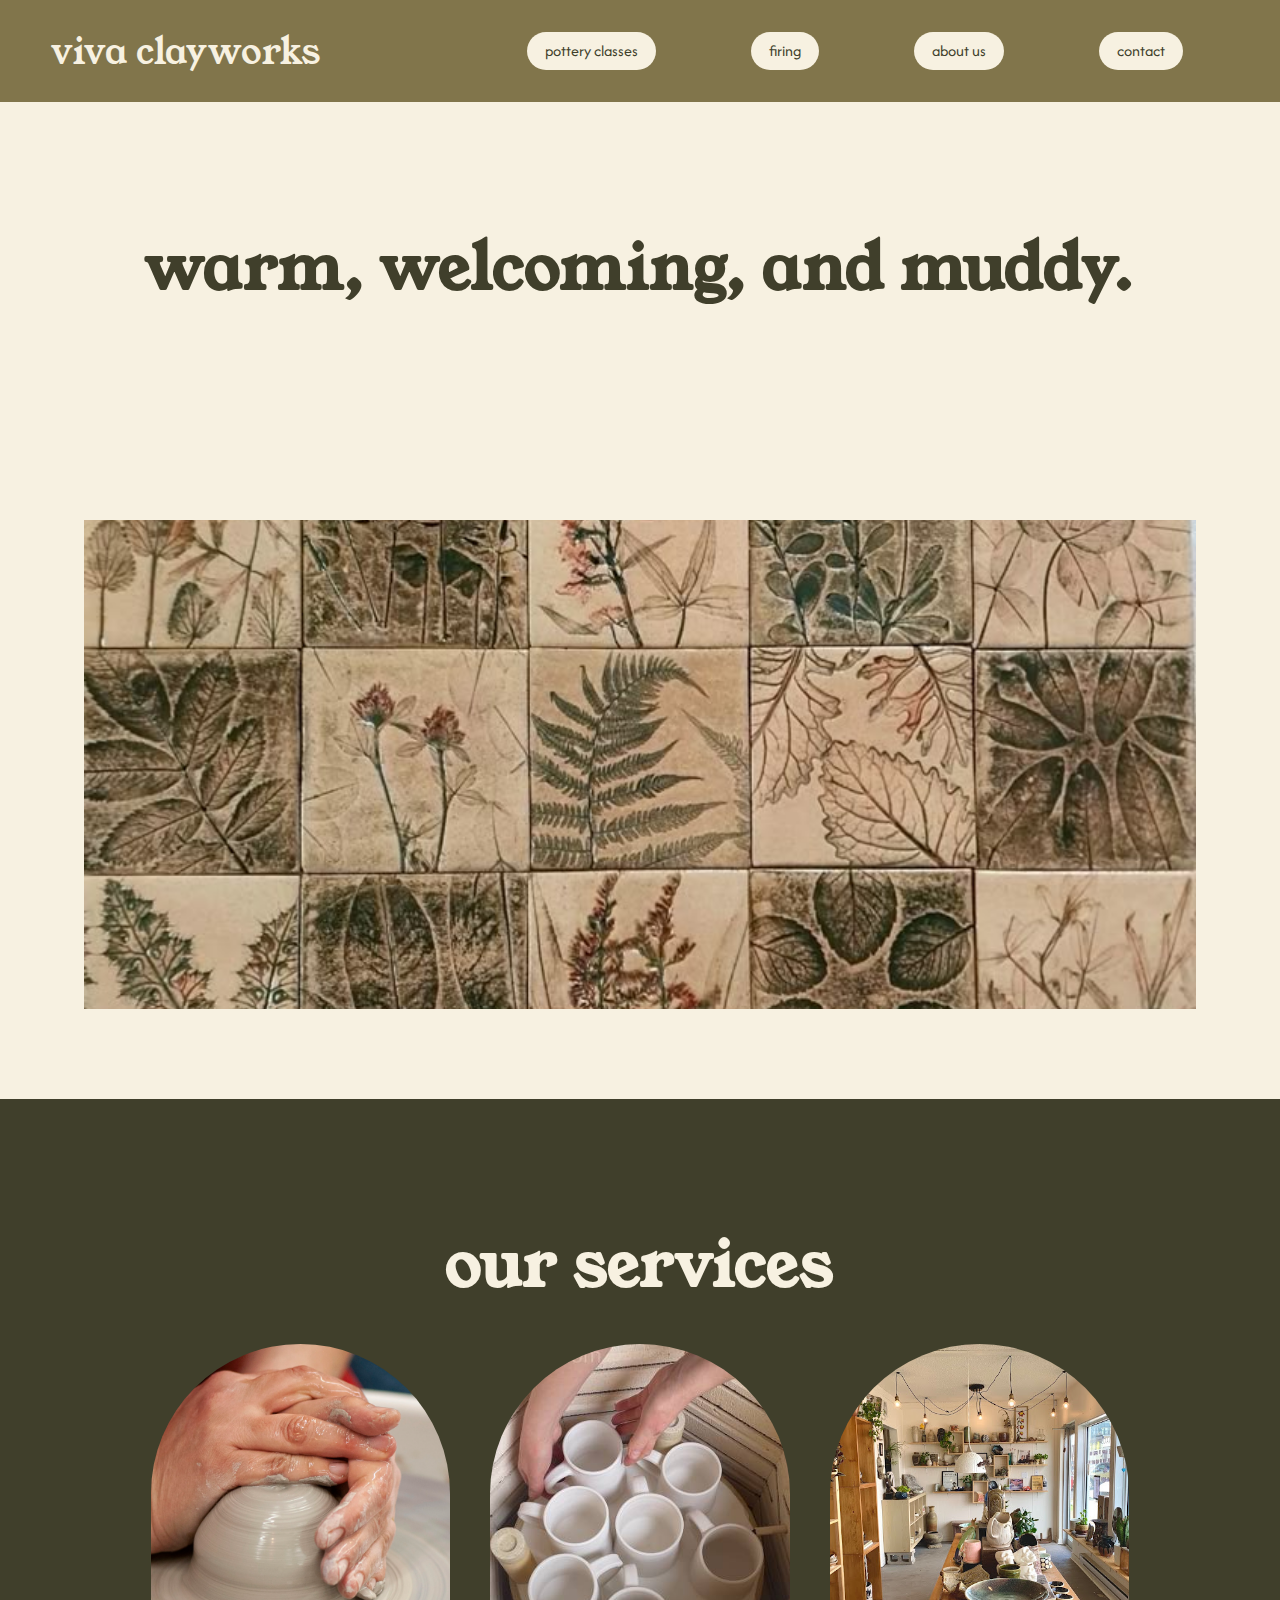
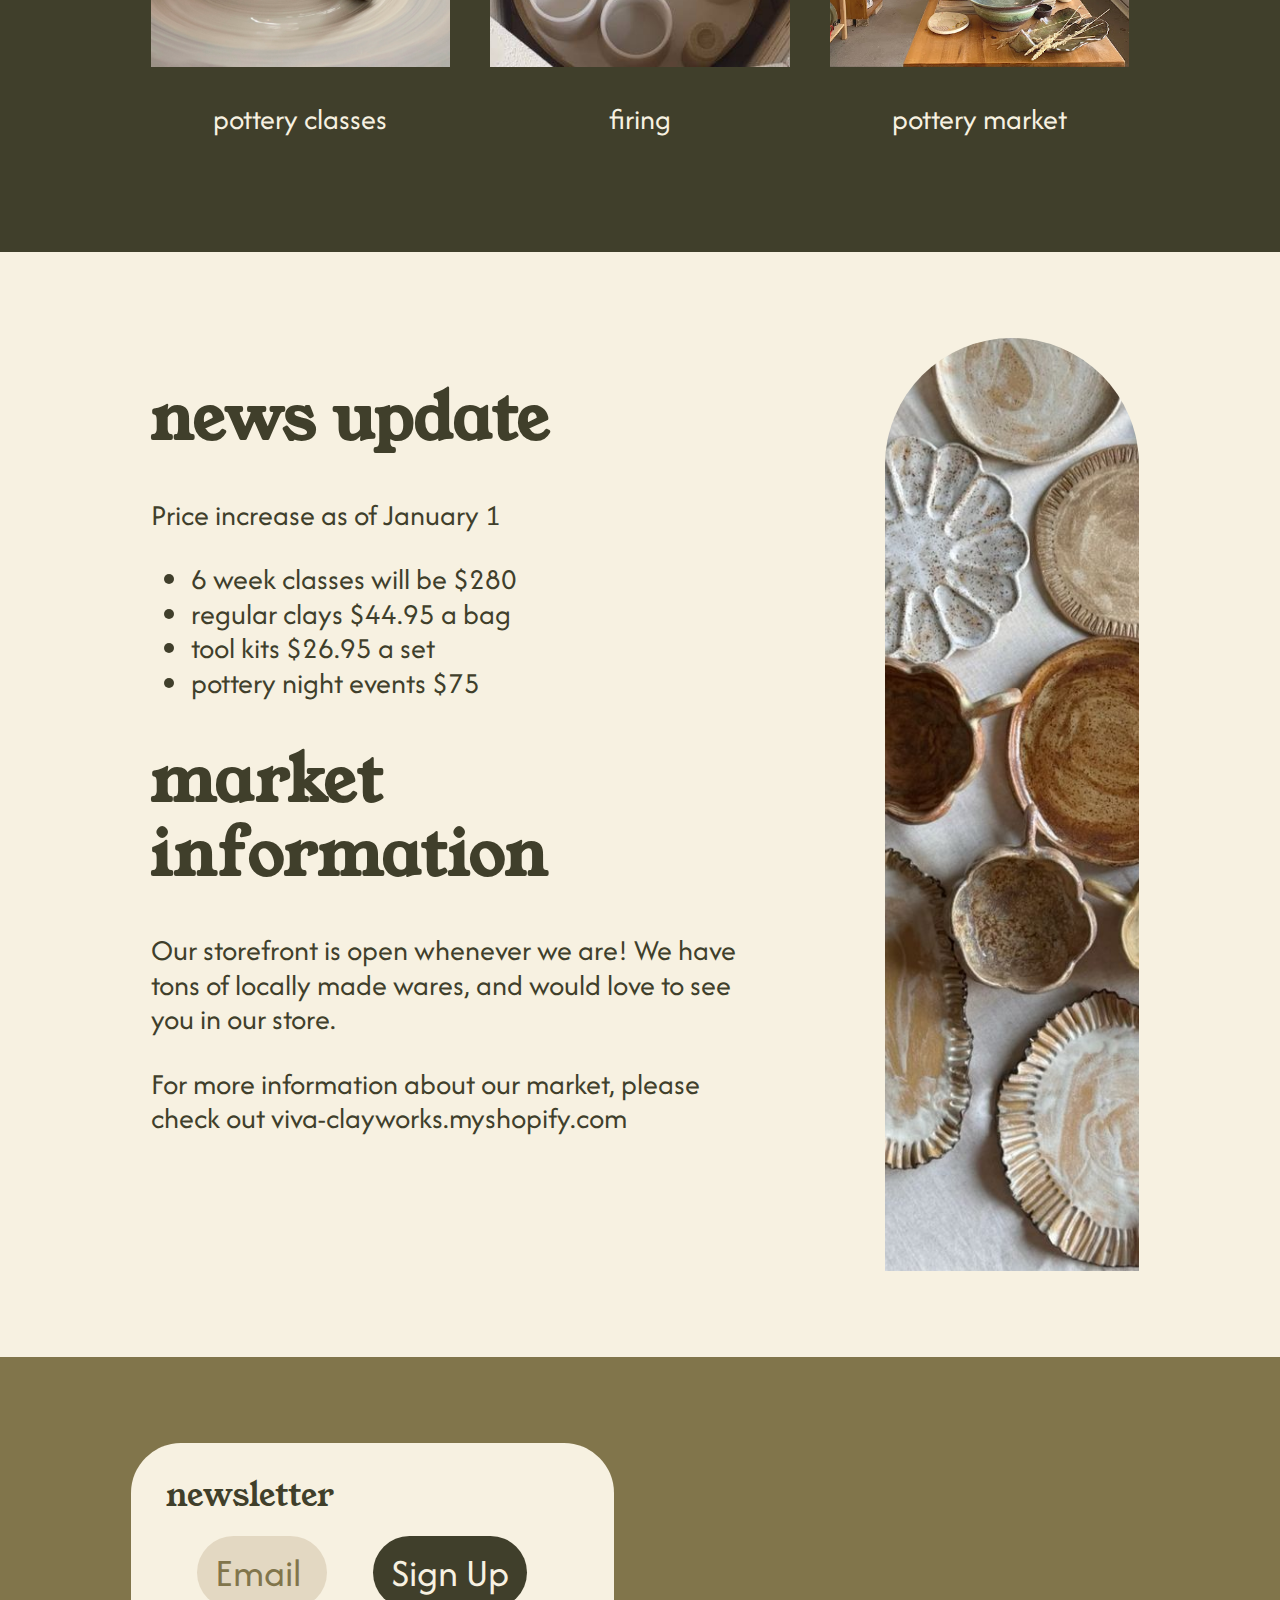
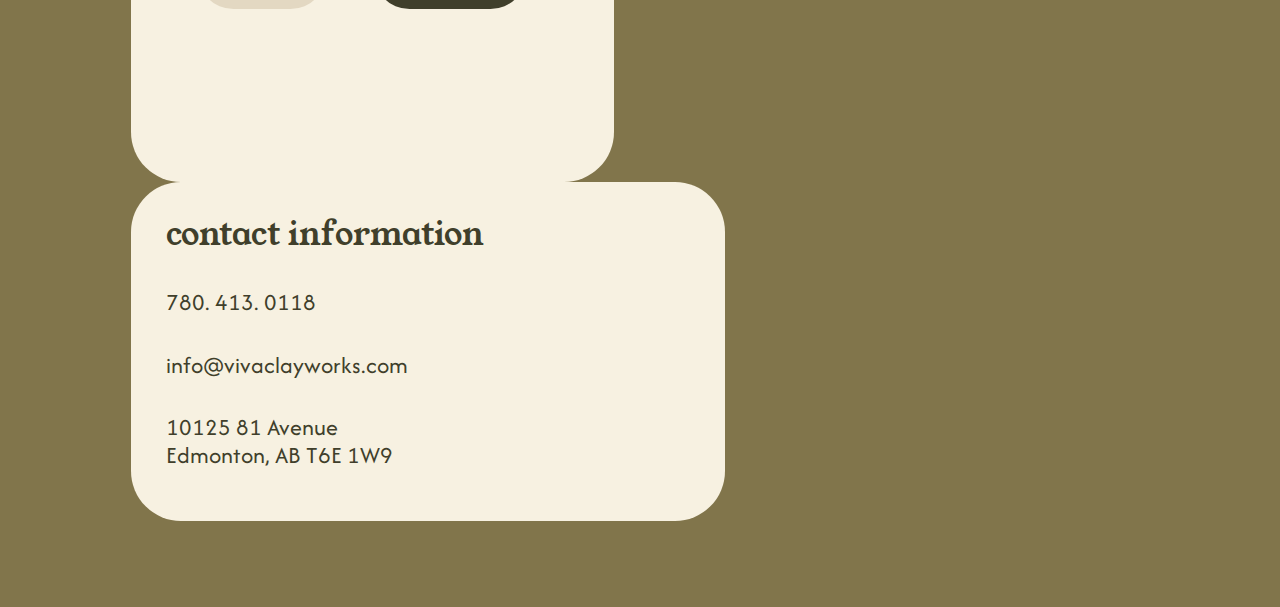
<file: index.html>
<!-- HOME PAGE  -->

<!DOCTYPE HTML>
<html> 
<head> 

	<meta charset="utf-8"> 
	<meta name="viewport" content="width=device-width, initial-scale=1">
	
	<title> Home | Viva Clayworks </title> 

<!-- STYLES  -->
	<link rel="stylesheet" type="text/css" href="normalize.css">
	<link rel="stylesheet" type="text/css" href="styles.css"> 
	<link rel="stylesheet" type="text/css" href="layouts.css"> 

	<style> /*document background*/
		body {background-color: #F7F1E1; /*cream/soft beige*/}
	</style>


<!-- FONTS  -->

	<!-- young serif -->
	<link rel="preconnect" href="https://fonts.googleapis.com">
	<link rel="preconnect" href="https://fonts.gstatic.com" crossorigin>
	<link href="https://fonts.googleapis.com/css2?family=Young+Serif&display=swap" rel="stylesheet">

	<!-- afacad -->
	<link rel="preconnect" href="https://fonts.googleapis.com">
	<link rel="preconnect" href="https://fonts.gstatic.com" crossorigin>
	<link href="https://fonts.googleapis.com/css2?family=Afacad:ital,wght@0,400..700;1,400..700&family=Young+Serif&display=swap" rel="stylesheet">

</head> 


<body> 

<!-- NAVIGATION BAR -->
<header style="background-color:#81754B;"> 
		
	<div class="nav-wrap"><!-- nav wrap begins -->
		<div> 
			
			<a href="index.html" class="logo"> viva clayworks </a>
			<!-- <h1 class="logo"> viva clayworks </h1> -->
		</div>

		<div> 
			<nav> 
				<ul>
					<a href="potteryclasses.html" class="button">pottery classes</a>
					<a href="firing.html" class="button">firing</a>
					<a href="aboutus.html" class="button">about us</a>
					<a href="#visit" class="button">contact</a>
				</ul>
			</nav>
		</div>
	</div> <!-- nav wrap ends -->

</header>
<!-- NAVIGATION BAR | END  -->

<main> 

<!-- HERO  / IMAGE -->
<section class="position-relative">
	<div class="container">
		<div class="row row-justify-center">
			<div class="col-lg-12">
				<h1 style="text-align-center"> warm, welcoming, and muddy. </h1>
			</div>
		</div>

	</div>
</section> 
<!-- HERO / IMAGE | END  -->


<!-- IMAGE --> 
<section>
	<div class="position-relative">
			<img src="images/hero.jpg" class="image-style-hero">
	</div>

</section>
<!-- IMAGE | END --> 


<!-- OUR SERVICES  -->
<section class="background-green">
	<div class="container">
		<div class="row row-justify-center">
			<div class="col col-lg-12">
				<h1 class="alternative-h1 text-align-center"> our services </h1>
			</div>
		</div>

		<div class="row">

			<div class="col col-lg-4 text-align-center">
				<img src="images/potteryclasses.webp" class="card-image">
				<p class="text-align-center body-beige"> pottery classes </p>
			</div>

			<div class="col col-lg-4 text-align-center">
				<img src="images/firing.jpg" class="card-image">
				<p class="text-align-center body-beige"> firing </p>
			</div>

			<div class="col col-lg-4 text-align-center">
				<img src="images/market.jpg" class="card-image">
				<p class="text-align-center body-beige"> pottery market </p>
			</div>


		</div>

	</div>
</section>
<!-- OUR SERVICES | END  -->


<!-- NEWS UPDATE  -->
<section> 
	<div class="container">

		<div class="row">

		
					<div class="col col-lg-7">
						<h1> news update </h1>
							<p class="body-bold"> Price increase as of January 1</p> 
							<ul> 
								<li> 6 week classes will be $280 </li>
								<li> regular clays $44.95 a bag </li>
								<li> tool kits $26.95 a set </li>
								<li> pottery night events $75 </li>
							</ul>
					

						<h1> market information </h1>
							<p> Our storefront is open whenever we are! We have tons of locally made wares, and would love to see you in our store.</p> 
							<p> For more information about our market, please check out viva-clayworks.myshopify.com</p>
					</div>

	
				<div class="col col-lg-3">
					<img src="images/newsupdate.jpg" class="long-card-image"> 
				</div>

		</div>


	</div>
</section>
<!-- NEWS UPDATE | END  -->

</main>

<!-- FOOTER  -->

<footer style="background-color:#81754B;">
	<section>
		<div class="container"> 

			<div class="row row-justify-between"> 

				<div class="footer-box-small"> 
					<p class="footer-header"> newsletter </p>

						<div class="col"> 
							<a href="#visit" class="email-button"> Email </a>
							<a href="#visit" class="sign-up"> Sign Up </a>
						</div>
				</div>

					<div class="footer-box-large col-lg-7"> 
							<p class="footer-header"> contact information </p>
							<p class="footer-body"> 780. 413. 0118</p>
							<p class="footer-body"> info@vivaclayworks.com</p>
							<p class="footer-body"> 10125 81 Avenue <br> Edmonton, AB T6E 1W9</p>
					</div>

			</div>

		</div>
	</section>
</footer>

<!-- FOOTER | END -->


<!-- END | DO NOT EXCEED -->
</body> 
</html>
</file>
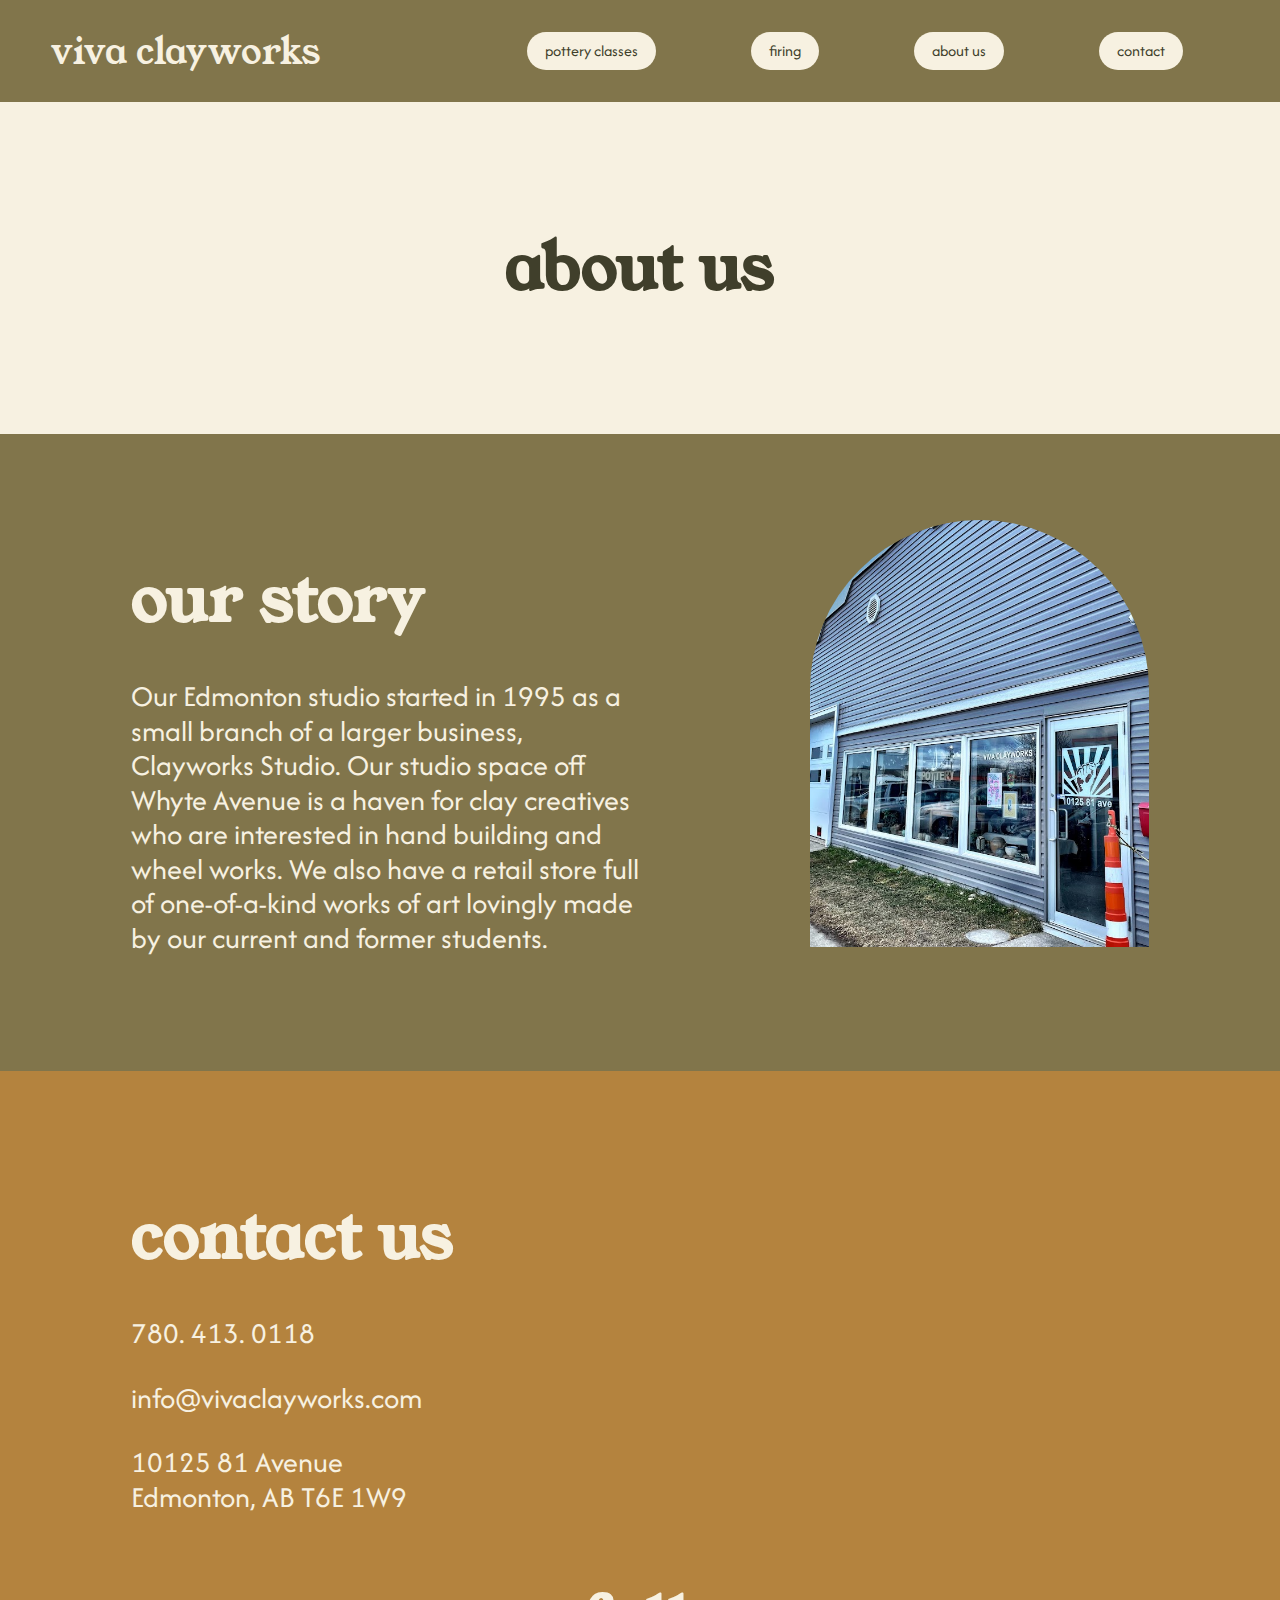
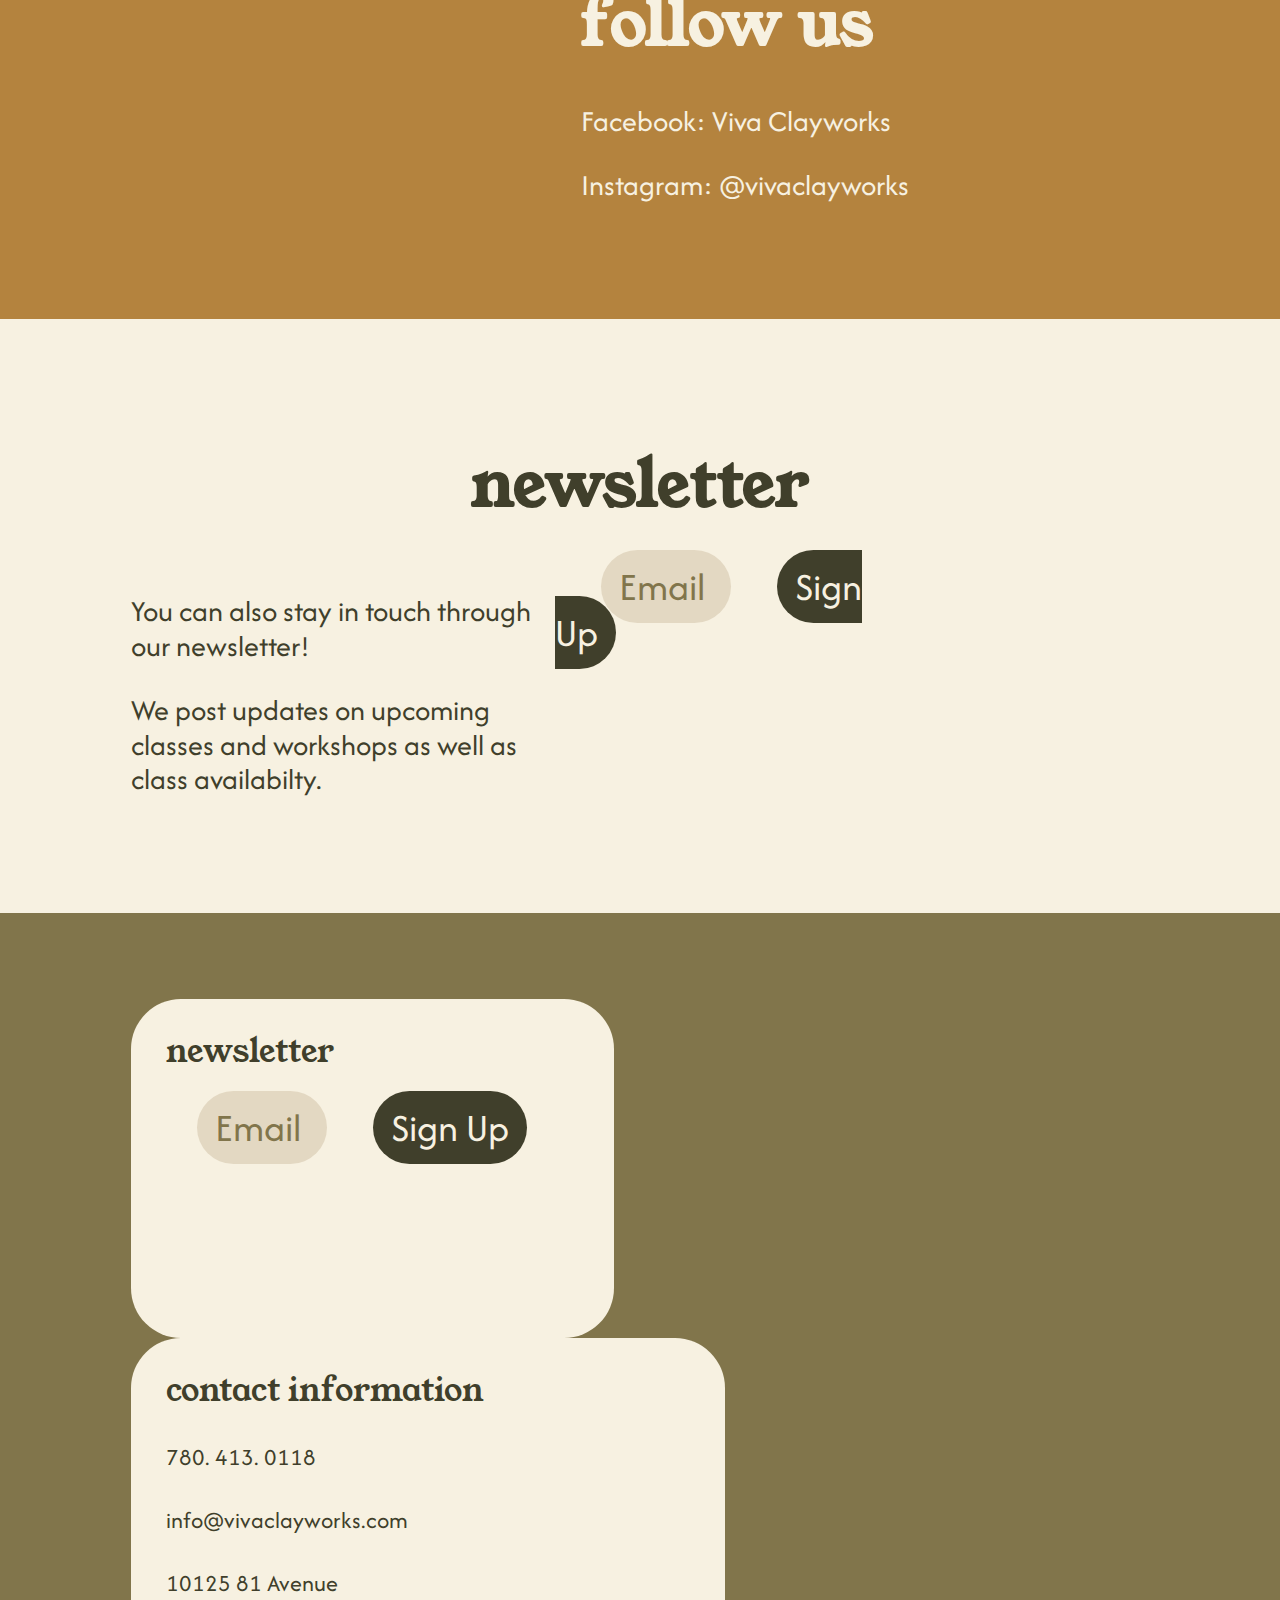
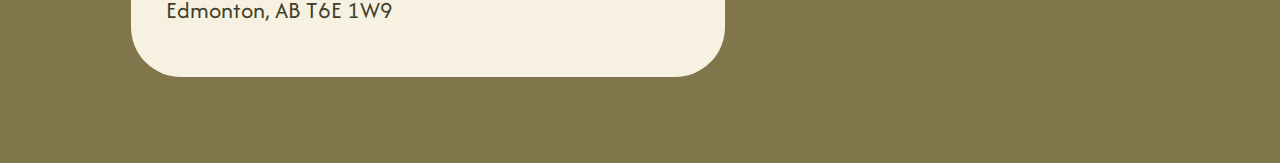
<file: aboutus.html>
<!-- ABOUT PAGE -->  

<!DOCTYPE HTML>
<html> 
<head> 

	<meta charset="utf-8"> 
	<meta name="viewport" content="width=device-width, initial-scale=1">
	
	<title> About Us | Viva Clayworks </title> 

<!-- STYLES  -->
	<link rel="stylesheet" type="text/css" href="normalize.css">
	<link rel="stylesheet" type="text/css" href="styles.css"> 
	<link rel="stylesheet" type="text/css" href="layouts.css">

	<style> /*document background*/
		body {background-color: #F7F1E1; /*cream/soft beige*/}
	</style>


<!-- FONTS  -->

	<!-- young serif -->
	<link rel="preconnect" href="https://fonts.googleapis.com">
	<link rel="preconnect" href="https://fonts.gstatic.com" crossorigin>
	<link href="https://fonts.googleapis.com/css2?family=Young+Serif&display=swap" rel="stylesheet">

	<!-- afacad -->
	<link rel="preconnect" href="https://fonts.googleapis.com">
	<link rel="preconnect" href="https://fonts.gstatic.com" crossorigin>
	<link href="https://fonts.googleapis.com/css2?family=Afacad:ital,wght@0,400..700;1,400..700&family=Young+Serif&display=swap" rel="stylesheet">

</head> 

<body> 


<!-- NAVIGATION BAR -->
<header style="background-color:#81754B;"> 
		
	<div class="nav-wrap"><!-- nav wrap begins -->
		<div> 
			<a href="index.html" class="logo"> viva clayworks </a>
			<!-- <h1 class="logo"> viva clayworks </h1> -->
		</div>

		<div> 
			<nav> 
				<ul>
					<a href="potteryclasses.html" class="button">pottery classes</a>
					<a href="firing.html" class="button">firing</a>
					<a href="aboutus.html" class="button">about us</a>
					<a href="#visit" class="button">contact</a>
				</ul>
			</nav>
		</div>
	</div> <!-- nav wrap ends -->

</header>
<!-- NAVIGATION BAR | END  -->


<!-- HERO -->
<section class="position-relative">
	<div class="container">
		<div class="row row-justify-center">

			<div class="col-lg-12">
				<h1 style="text-align-center"> about us </h1>
			</div>
		</div>

	</div>
</section> 
<!-- HERO -->


<!-- OUR STORY  -->
<section class="background-olive">
	<div class="container">

		<div class="row row-justify-between">

			<div class="col-lg-6">
				<h1 class="alternative-h1"> our story</h1>
				<p class="body-beige"> Our Edmonton studio started in 1995 as a small branch of a larger business, Clayworks Studio. Our studio space off Whyte Avenue is a haven for clay creatives who are interested in hand building and wheel works. We also have a retail store full of one-of-a-kind works of art lovingly made by our current and former students.</p>
			</div>

			<div class="col-lg-4"> 

				<img src="images/store.jpg" class="card-image-large">

			</div>

		</div>
	
	</div>
</section>
<!-- OUR STORY | END  -->


<!-- CONTACT / FOLLOW --> 
<section class="background-gold">
	<div class="container">

		<div class="row"> 

			<div class="col-lg-4" >
				<h1 class="alternative-h1"> contact us </h1>
				<p class="body-beige"> 780. 413. 0118</p>
				<p class="body-beige"> info@vivaclayworks.com </p>
				<p class="body-beige"> 10125 81 Avenue <br> Edmonton, AB T6E 1W9 </p>


			</div>

			<div class="col-lg-4" style="margin-left: 450px;"> 
				<h1 class="alternative-h1"> follow us </h1>
				<p class="body-beige"> Facebook: Viva Clayworks </p>
				<p class="body-beige"> Instagram: @vivaclayworks </p>
			</div>

		</div>

	</div>
</section>
<!-- CONTANCT / FOLLOW | END --> 


<!-- NEWSLETTER --> 
<section class="position-relative">
	<div class="container">
		<div class="row row-justify-center">

			<div class="col-lg-12">
				<h1 style="text-align-center"> newsletter </h1>
			</div>
		</div>

		<div class="row"> 

			<div class="col-lg-5"> 
				<p> You can also stay in touch through our newsletter!</p>
				<p> We post updates on upcoming classes and workshops as well as class availabilty.</p>
			</div>

			<div class="col-lg-4"> 
				<a href="#visit" class="email-button"> Email </a>
				<a href="#visit" class="sign-up"> Sign Up </a>

			</div>

		</div>

	</div>
</section>
<!-- NEWSLETTER | END --> 


<!-- FOOTER --> 

<footer style="background-color:#81754B;">
	<section>
		<div class="container"> 

			<div class="row row-justify-between"> 

				<div class="footer-box-small"> 
					<p class="footer-header"> newsletter </p>

						<div class="col"> 
							<a href="#visit" class="email-button"> Email </a>
							<a href="#visit" class="sign-up"> Sign Up </a>
						</div>
				</div>

					<div class="footer-box-large col-lg-7"> 
							<p class="footer-header"> contact information </p>
							<p class="footer-body"> 780. 413. 0118</p>
							<p class="footer-body"> info@vivaclayworks.com</p>
							<p class="footer-body"> 10125 81 Avenue <br> Edmonton, AB T6E 1W9</p>
					</div>

			</div>

		</div>
	</section>
</footer>

<!-- FOOTER | END --> 


<!-- END | DO NOT EXCEED -->
</body>
</html>
</file>
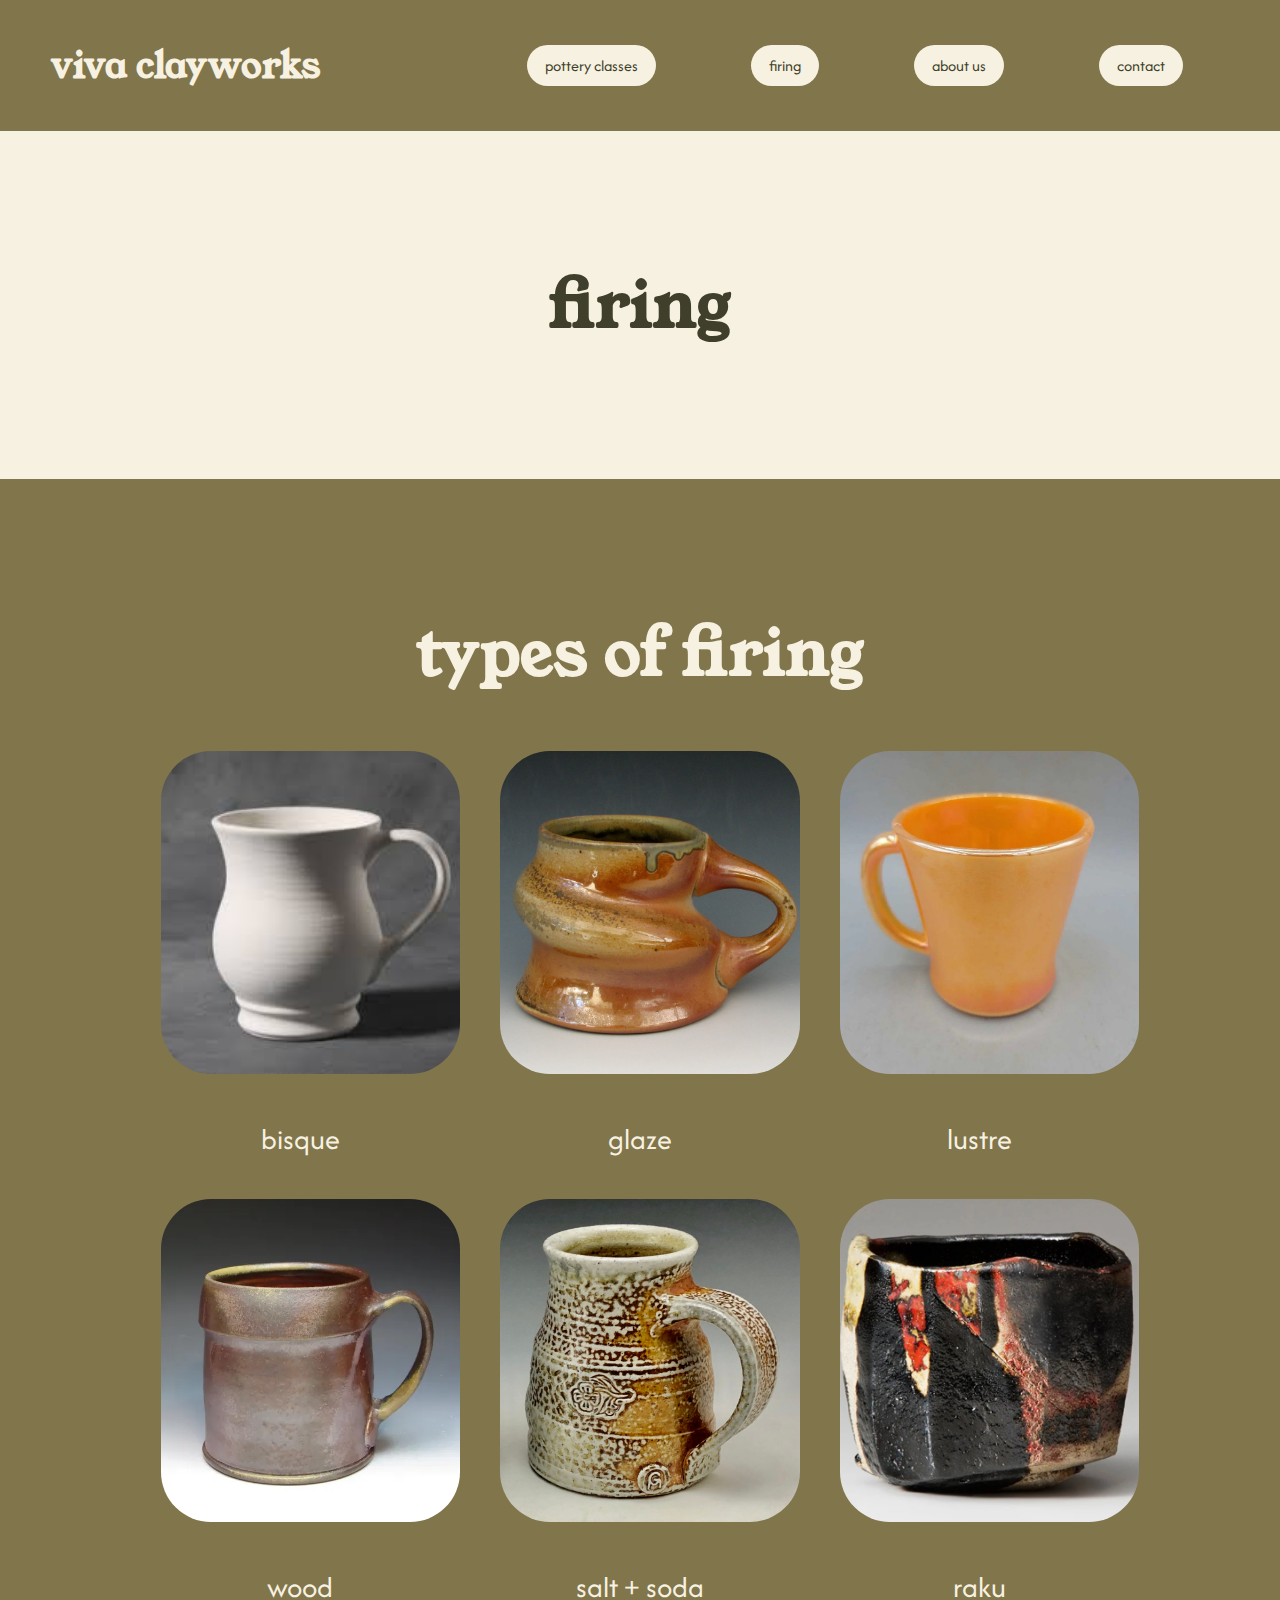
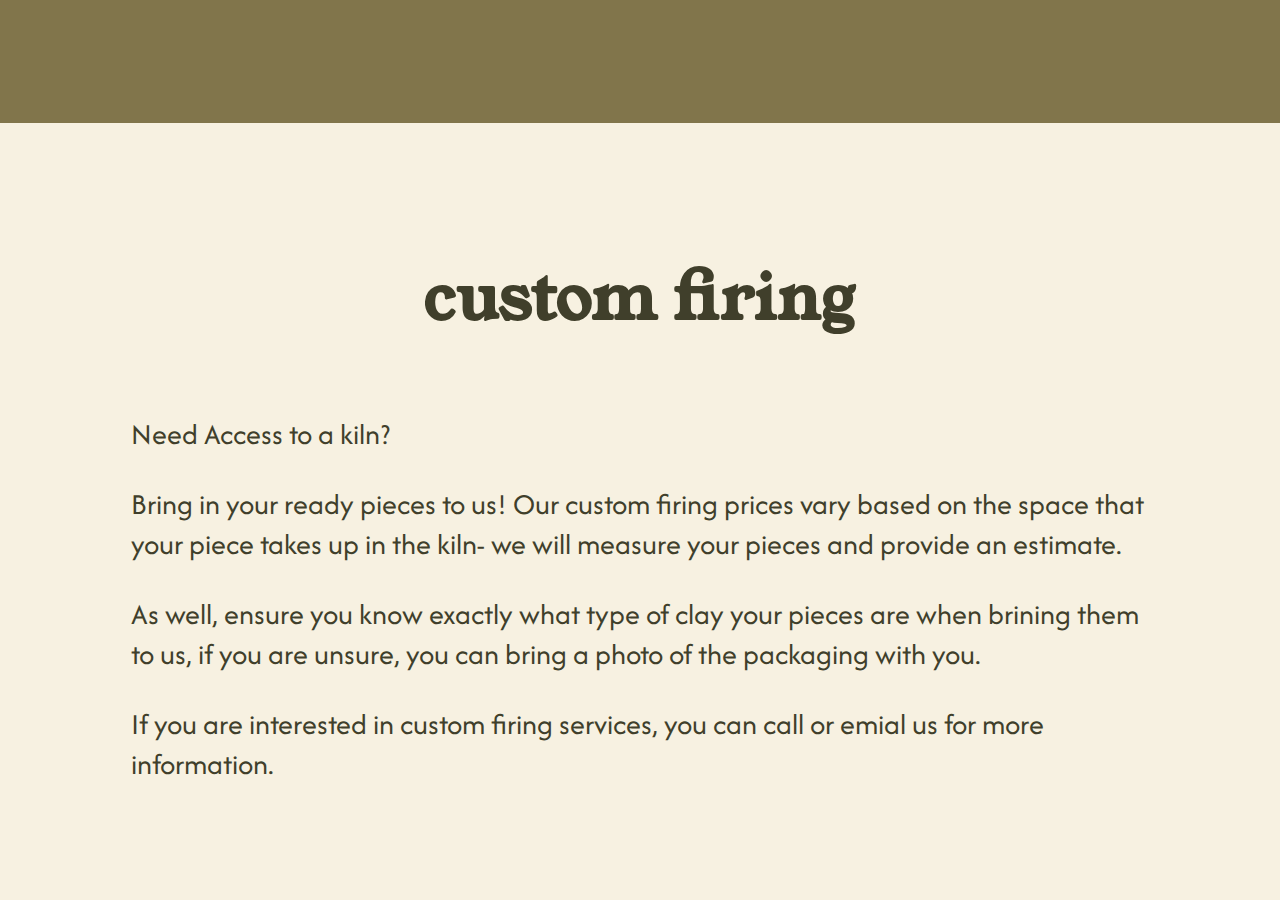
<file: firing.html>
<!-- FIRING --> 

<!DOCTYPE HTML>
<html> 
<head> 

	<meta charset="utf-8"> 
	<meta name="viewport" content="width=device-width, initial-scale=1">
	
	<title> Firing | Viva Clayworks </title> 

<!-- STYLES  -->
	<link rel="stylesheet" type="text/css" href="styles.css"> 
	<link rel="stylesheet" type="text/css" href="layouts.css">

	<style> /*document background*/
		body {background-color: #F7F1E1; /*cream/soft beige*/}
	</style>


<!-- FONTS  -->

	<!-- young serif -->
	<link rel="preconnect" href="https://fonts.googleapis.com">
	<link rel="preconnect" href="https://fonts.gstatic.com" crossorigin>
	<link href="https://fonts.googleapis.com/css2?family=Young+Serif&display=swap" rel="stylesheet">

	<!-- afacad -->
	<link rel="preconnect" href="https://fonts.googleapis.com">
	<link rel="preconnect" href="https://fonts.gstatic.com" crossorigin>
	<link href="https://fonts.googleapis.com/css2?family=Afacad:ital,wght@0,400..700;1,400..700&family=Young+Serif&display=swap" rel="stylesheet">

</head> 

<body> 


<!-- NAVIGATION BAR -->
<header style="background-color:#81754B;"> 
		
	<div class="nav-wrap"><!-- nav wrap begins -->
		<div> 
			<h1 class="logo"> viva clayworks </h1>
		</div>

		<div> 
			<nav> 
				<ul>
					<a href="#visit" class="button">pottery classes</a>
					<a href="#visit" class="button">firing</a>
					<a href="#visit" class="button">about us</a>
					<a href="#visit" class="button">contact</a>
				</ul>
			</nav>
		</div>
	</div> <!-- nav wrap ends -->

</header>
<!-- NAVIGATION BAR | END  -->

<!-- HERO -->
<section class="position-relative">
	<div class="container">
		<div class="row row-justify-center">

			<div class="col-lg-12">
				<h1 style="text-align-center"> firing </h1>
			</div>

		</div>
	</div>
</section> 
<!-- HERO | END  -->


<!-- TYPES OF FIRING  -->
<section class="background-olive position-relative"> 
	<div class="container">
		<div class="row row-justify-center">

			<div class="col-lg-12">
				<h1 class="alternative-h1" style="text-align-center"> types of firing </h1>
			</div>
		</div>

			<div class="row row-justify-center">
					<div class="col col-lg-4 text-align-center"> 
						<img src="images/bisque.jpg" class="box-images-firing">
						<p class="text-align-center body-beige"> bisque </p>
					</div>

					<div class="col col-lg-4 text-align-center"> 
						<img src="images/glaze.webp" class="box-images-firing">
						<p class="text-align-center body-beige"> glaze </p>
					</div>

					<div class="col col-lg-4 text-align-center"> 
						<img src="images/lustre.webp" class="box-images-firing">
						<p class="text-align-center body-beige"> lustre </p>
					</div>

			</div>

				<div class="row row-justify-center">

					<div class="col col-lg-4 text-align-center"> 
						<img src="images/wood.webp" class="box-images-firing">
						<p class="text-align-center body-beige"> wood </p>
					</div>

					<div class="col col-lg-4 text-align-center"> 
						<img src="images/saltsoda.jpg" class="box-images-firing">
						<p class="text-align-center body-beige"> salt + soda </p>
					</div>

					<div class="col col-lg-4 text-align-center"> 
						<img src="images/raku.webp" class="box-images-firing">
						<p class="text-align-center body-beige"> raku </p>
					</div>



				</div>




	</div>
</section>
<!-- TYPES OF FIRING | END  -->


<!-- CUSTOM FIRING  -->
<section class="position-relative">
	<div class="container">
		<div class="row row-justify-center">

			<div class="col-lg-12">
				<h1 style="text-align-center"> custom firing </h1>
			</div>

			<div> 
				<p> Need Access to a kiln?</p> 
				<p> Bring in your ready pieces to us! Our custom firing prices vary based on the space that your piece takes up in the kiln- we will measure your pieces and provide an estimate. </p>
				<p> As well, ensure you know exactly what type of clay your pieces are when brining them to us, if you are unsure, you can bring a photo of the packaging with you. </p>
				<p> If you are interested in custom firing services, you can call or emial us for more information. </p>

			</div> 

		</div>
	</div>
</section> 

<!-- CUSTOM FIRING | END  -->




<!-- END | DO NOT EXCEED -->
</body>
</html>
</file>
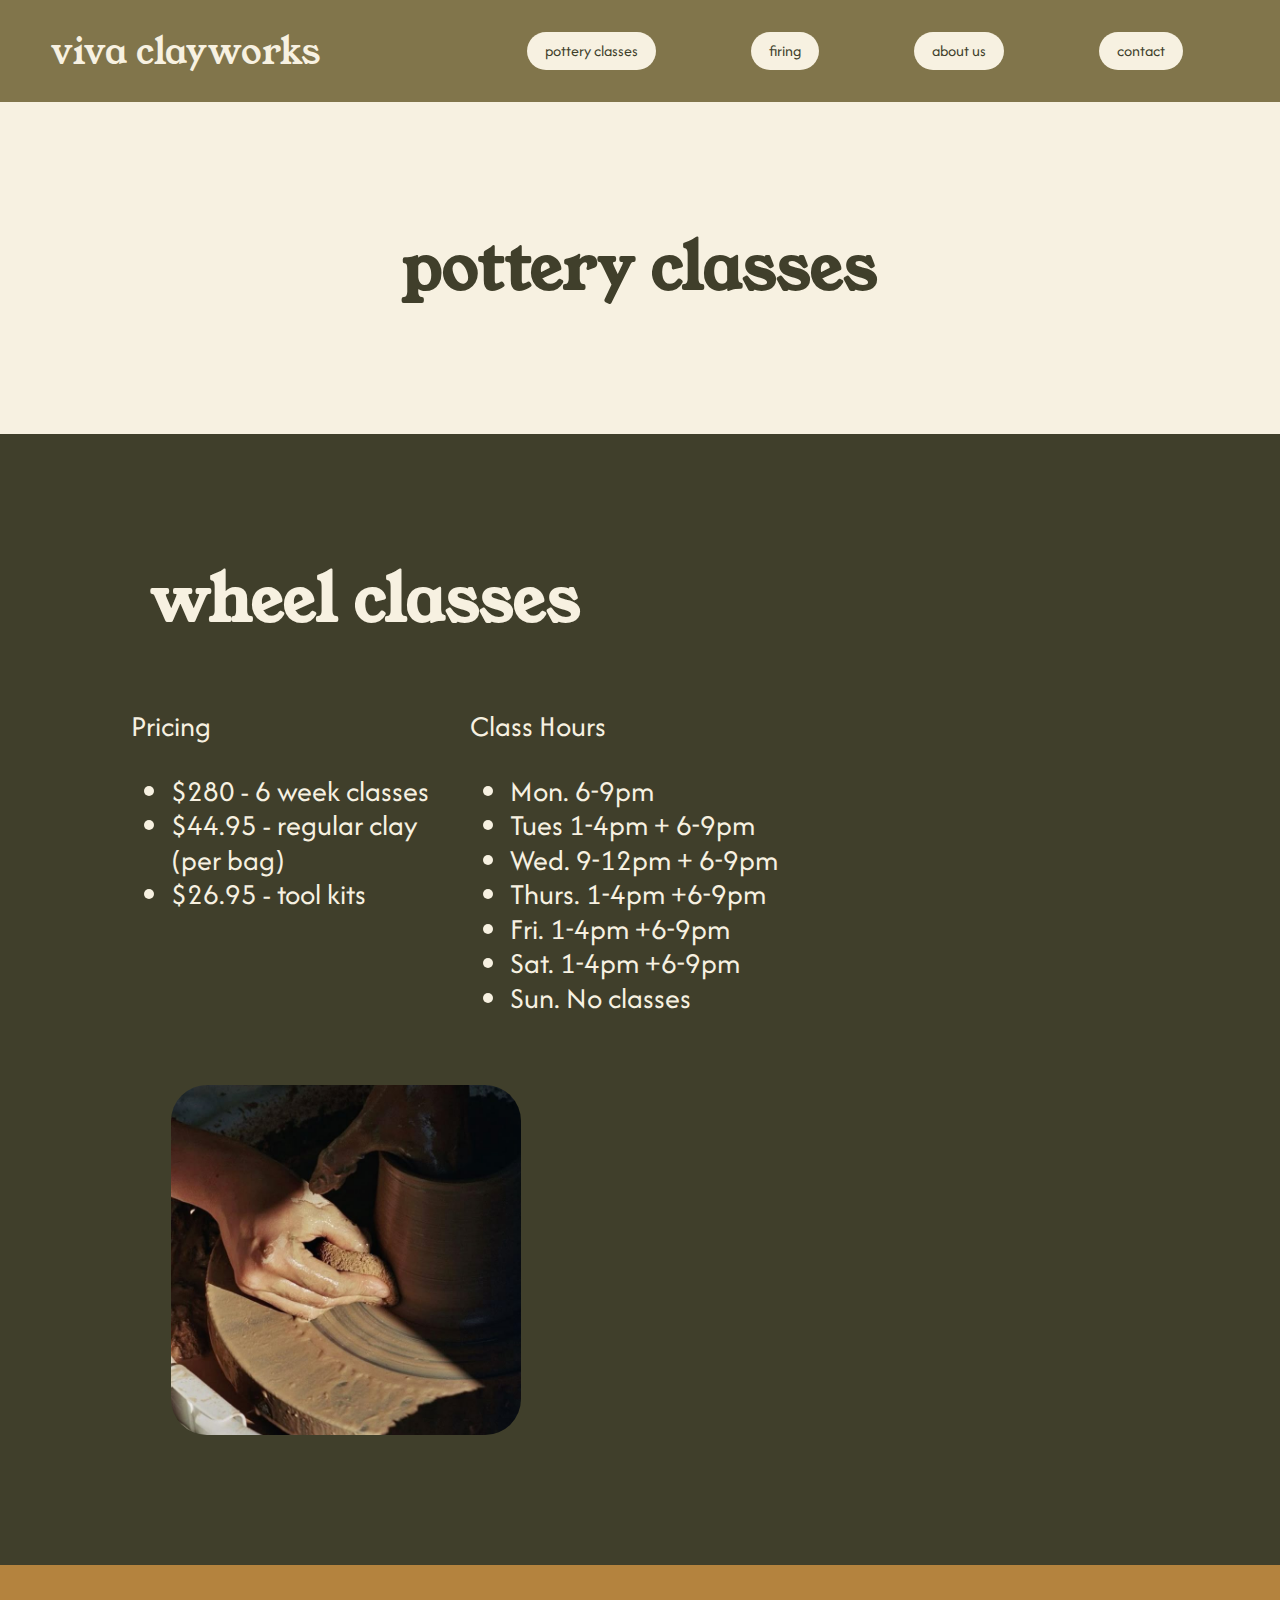
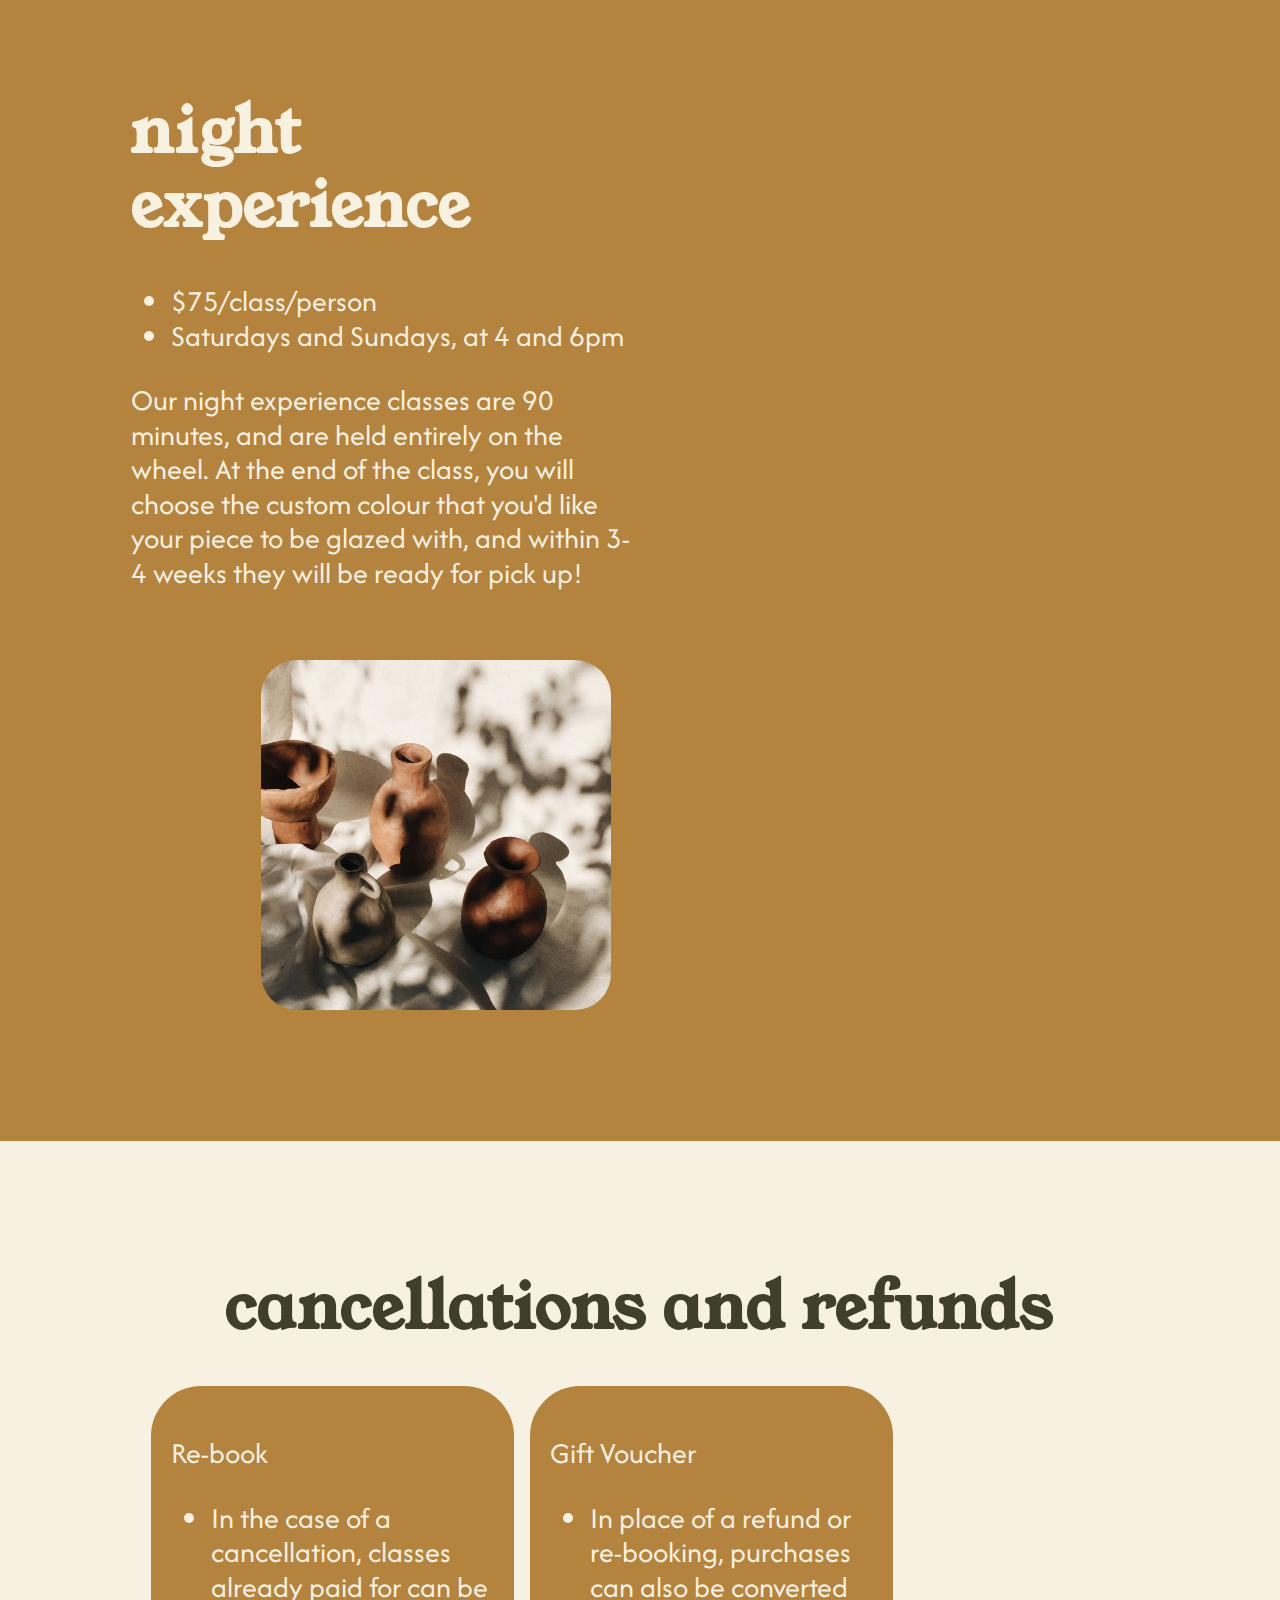
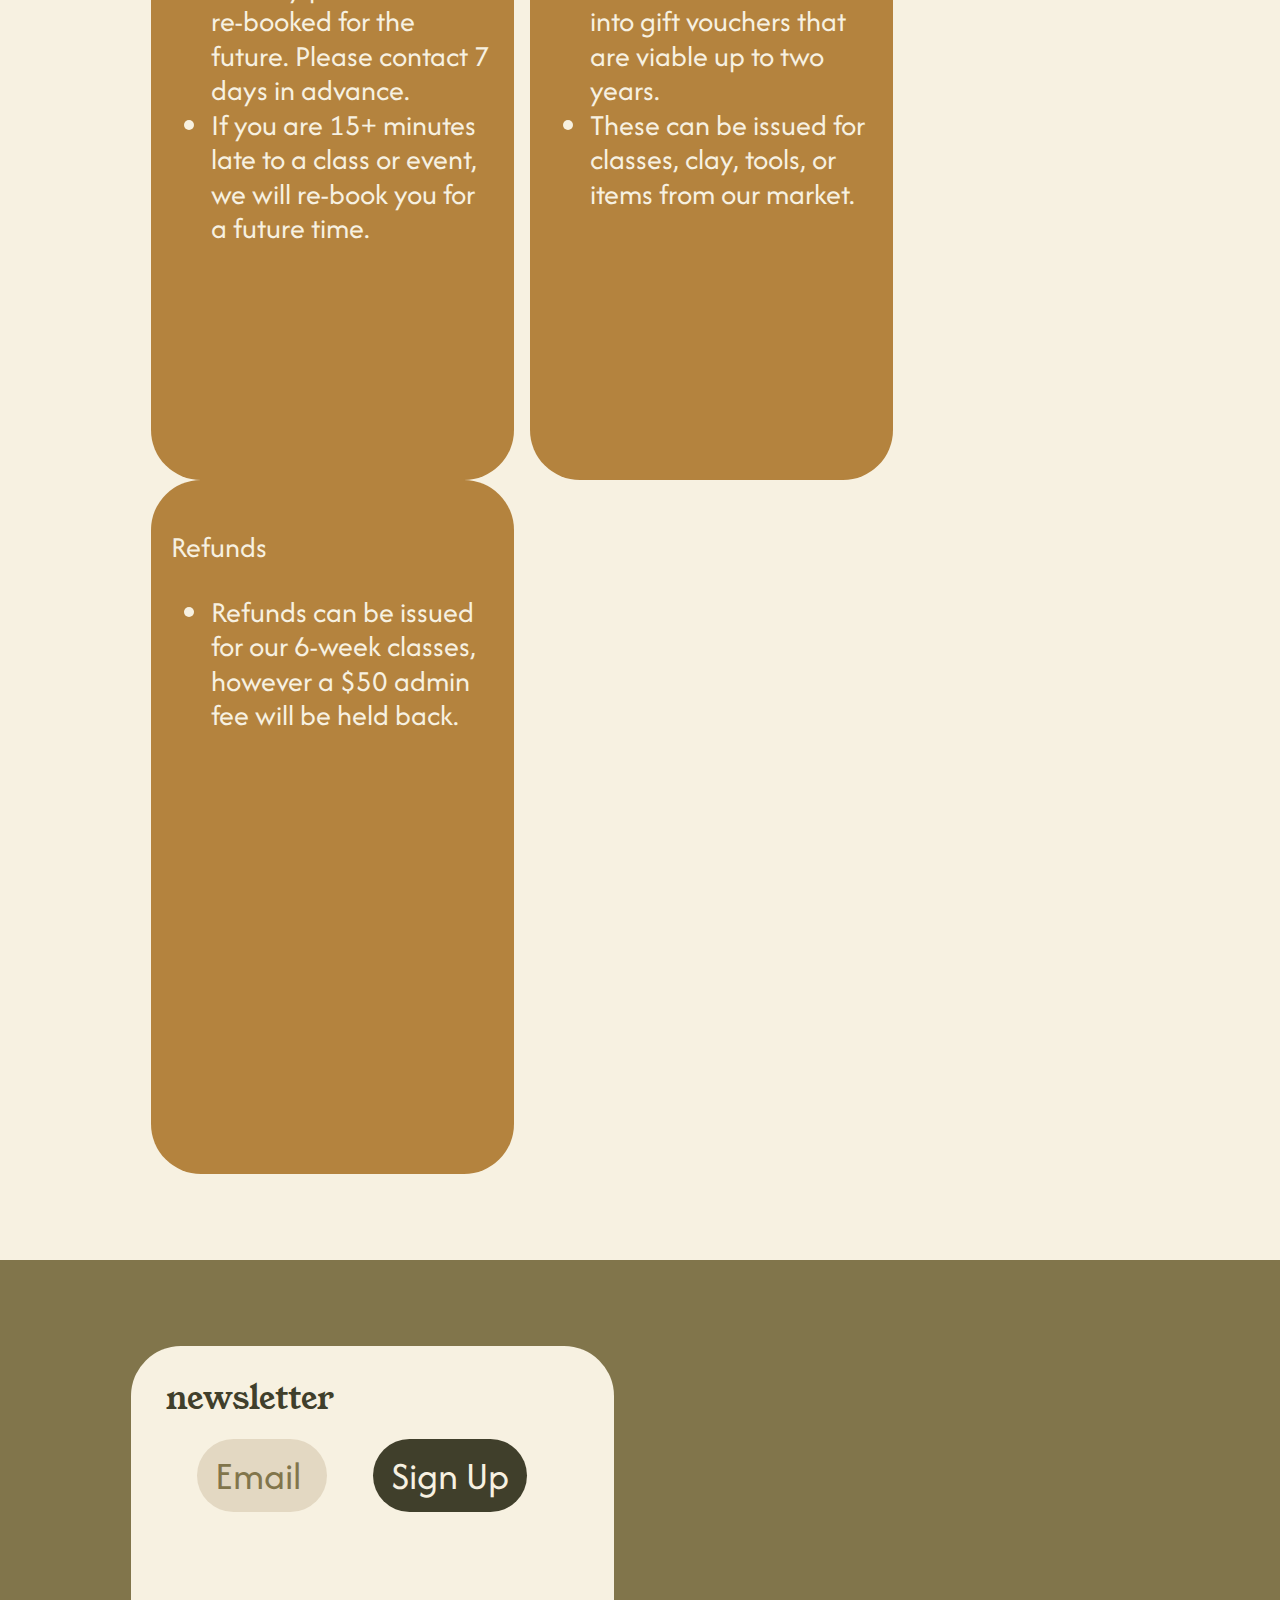
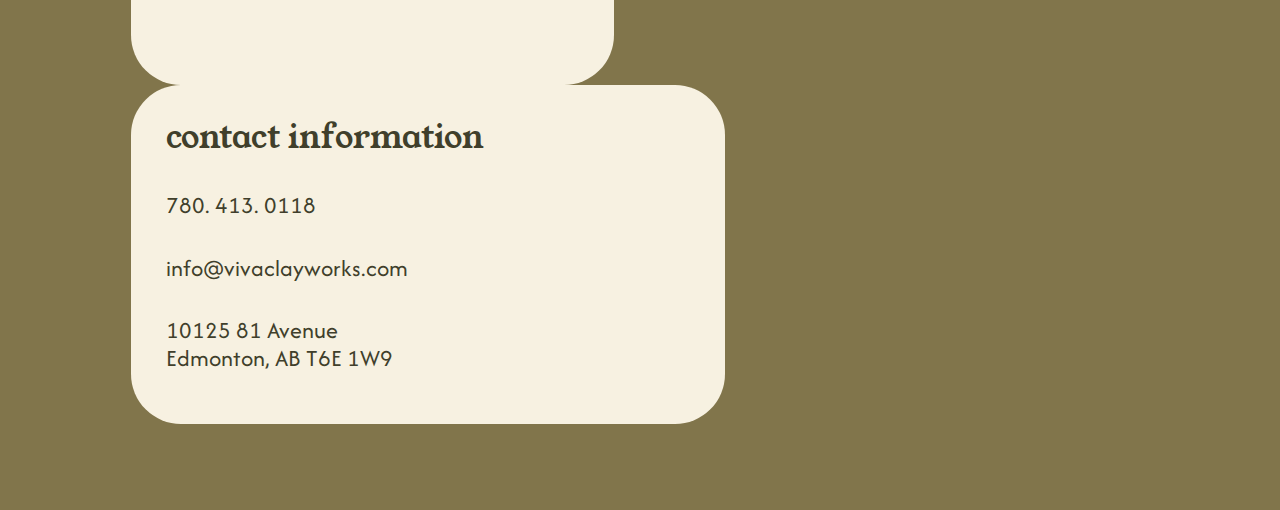
<file: potteryclasses.html>
<!-- POTTERY CLASSES PAGE -->

<!DOCTYPE HTML>
<html> 
<head> 

	<meta charset="utf-8"> 
	<meta name="viewport" content="width=device-width, initial-scale=1">
	
	<title> Pottery Classes | Viva Clayworks </title> 

<!-- STYLES  -->
	<link rel="stylesheet" type="text/css" href="normalize.css">
	<link rel="stylesheet" type="text/css" href="styles.css"> 
	<link rel="stylesheet" type="text/css" href="layouts.css">

	<style> /*document background*/
		body {background-color: #F7F1E1; /*cream/soft beige*/}
	</style>


<!-- FONTS  -->

	<!-- young serif -->
	<link rel="preconnect" href="https://fonts.googleapis.com">
	<link rel="preconnect" href="https://fonts.gstatic.com" crossorigin>
	<link href="https://fonts.googleapis.com/css2?family=Young+Serif&display=swap" rel="stylesheet">

	<!-- afacad -->
	<link rel="preconnect" href="https://fonts.googleapis.com">
	<link rel="preconnect" href="https://fonts.gstatic.com" crossorigin>
	<link href="https://fonts.googleapis.com/css2?family=Afacad:ital,wght@0,400..700;1,400..700&family=Young+Serif&display=swap" rel="stylesheet">

</head> 

<body> 


<!-- NAVIGATION BAR -->
<header style="background-color:#81754B;"> 
		
	<div class="nav-wrap"><!-- nav wrap begins -->
		<div> 
			<a href="index.html" class="logo"> viva clayworks </a>
			<!-- <h1 class="logo"> viva clayworks </h1> -->
		</div>

		<div> 
			<nav> 
				<ul>
					<a href="potteryclasses.html" class="button">pottery classes</a>
					<a href="firing.html" class="button">firing</a>
					<a href="aboutus.html" class="button">about us</a>
					<a href="#visit" class="button">contact</a>
				</ul>
			</nav>
		</div>
	</div> <!-- nav wrap ends -->

</header>
<!-- NAVIGATION BAR | END  -->


<!-- HERO -->
<section class="position-relative">
	<div class="container">
		<div class="row row-justify-center">

			<div class="col-lg-12">
				<h1 style="text-align-center"> pottery classes </h1>
			</div>

		</div>
	</div>
</section> 
<!-- HERO | END  -->


<!-- WHEEL CLASSES -->
<section class="background-green">
	<div class="container"> 


			<div class="col-lg-6"> 
				<h1 class="alternative-h1"> wheel classes </h1>
			</div>

			<div class="row"> 

				<div class="col-lg-4"> 
					<p class="body-beige"> Pricing </p>

					<ul class="body-beige"> 
						<li> $280 - 6 week classes </li>
						<li> $44.95 - regular clay (per bag) </li>
						<li> $26.95 - tool kits </li>
					</ul>
				</div>

				<div class="col-lg-4"> 
					<p class="body-beige"> Class Hours </p>

					<ul class="body-beige">
						<li> Mon. 6-9pm</li>
						<li> Tues 1-4pm + 6-9pm </li>
						<li> Wed. 9-12pm + 6-9pm </li>
						<li> Thurs. 1-4pm +6-9pm </li>
						<li> Fri. 1-4pm +6-9pm </li>
						<li> Sat. 1-4pm +6-9pm </li>
						<li> Sun. No classes </li>
					</ul>
				</div> 

				<div class="col-lg-12"> 
					<img src="images/wheelclasses.jpg" class="box-images">
				</div>

			</div>

			</div>
	</div>
</section>
<!-- WHEEL CLASSES | END  -->


<!-- NIGHT EXPERIENCE  -->
<section class="background-gold">
	<div class="container"> 
		<div class="row">


			<div class="col-lg-6"> 
				<h1 class="alternative-h1"> night experience </h1>

					<ul class="body-beige">
						<li> $75/class/person </li>
						<li> Saturdays and Sundays, at 4 and 6pm </li>
					</ul>

					<p class="body-beige"> Our night experience classes are 90 minutes, and are held entirely on the wheel. At the end of the class, you will choose the custom colour that you'd like your piece to be glazed with, and within 3-4 weeks they will be ready for pick up!</p> 
			</div>

			<div class="col-lg-12" style="margin-left: 90px;"> 
				<img src="images/pottery2.jpg" class="box-images">
			</div>

		</div>
	</div>
</section>
<!-- NIGHT EXPERIENCE | END  -->

<!-- CANCELLATIONS  -->

<section class="position-relative">
	<div class="container">
		<div class="row row-justify-center">

			<div class="col-lg-12">
				<h1 style="text-align-center"> cancellations and refunds </h1>
			</div>

		</div>

		<div class="row">


			<div class="col col-lg-4">
				<div class="long-box">
					<p class="body-beige"> Re-book </p>
						<ul class="body-beige">
							<li> In the case of a cancellation, classes already paid for can be re-booked for the future. Please contact 7 days in advance. </li>
							<li> If you are 15+ minutes late to a class or event, we will re-book you for a future time. </li>
						</ul>
				</div>
			</div>

			<div class="col col-lg-4">
				<div class="long-box">
					<p class="body-beige"> Gift Voucher </p>
						<ul class="body-beige">
							<li> In place of a refund or re-booking, purchases can also be converted into gift vouchers that are viable up to two years. </li>
							<li> These can be issued for classes, clay, tools, or items from our market. </li>
						</ul>
				</div>
			</div>

			<div class="col col-lg-4">
				<div class="long-box">
					<p class="body-beige"> Refunds </p>
						<ul class="body-beige">
							<li> Refunds can be issued for our 6-week classes, however a $50 admin fee will be held back. </li>
						</ul>
				</div>
			</div>


		</div>

	</div>
</section> 

<!-- CANCELLATIONS | END  -->

<!-- FOOTER --> 

<footer style="background-color:#81754B;">
	<section>
		<div class="container"> 

			<div class="row row-justify-between"> 

				<div class="footer-box-small"> 
					<p class="footer-header"> newsletter </p>

						<div class="col"> 
							<a href="#visit" class="email-button"> Email </a>
							<a href="#visit" class="sign-up"> Sign Up </a>
						</div>
				</div>

					<div class="footer-box-large col-lg-7"> 
							<p class="footer-header"> contact information </p>
							<p class="footer-body"> 780. 413. 0118</p>
							<p class="footer-body"> info@vivaclayworks.com</p>
							<p class="footer-body"> 10125 81 Avenue <br> Edmonton, AB T6E 1W9</p>
					</div>

			</div>

		</div>
	</section>
</footer>

<!-- FOOTER | END --> 




<!-- END | DO NOT EXCEED -->
</body>
</html>
</file>
<file: styles.css>
/* -- STYLE SHEET -- */

/*GLOBAL STYLES */

body {font-family: "Afacad", sans-serif; color: #403F2B;
	margin: 0px;}

section {padding: 86px 84px}


/*BACKGROUND COLOURS*/

.background-olive {background-color:#81754B;} /*light green*/
.background-green {background-color:#403F2B;} /*dark green*/
.background-cream {background-color: #F7F1E1;} /*soft beige*/ 
.background-gold {background-color: #B4833E;} /*dark yellow*/
.background-beige {background-color: #E3D8C2;} /*dark beige*/


/*FONTS*/

h1 {font-family: "Young Serif";
	font-size: 64px;    /*heading in dark green*/
	color:#403F2B;
	text-decoration: none;}

	.alternative-h1 {font-family: "Young Serif";
					font-size: 64px;	/*heading but in cream*/
					color:#F7F1E1;
					text-decoration: none;}

	.logo {font-family: "Young Serif";
		   font-size:36px;
	       color: #F7F1E1;
	   		text-decoration: none;}

p {font-size: 30px;
	color: #403F2B;
	text-decoration: none;}

	.body-beige {font-size: 30px; 
				color: #F7F1E1;
				text-decoration: none;}

	.body-bold {font-weight: 400;
  				font-style: bold;} 

  	.footer-header {font-family: "Young Serif";
  					font-size:32px; 
  					color:#403F2B;
  					margin: 35px;}

  	.footer-body {font-size: 24px;
  					color: #403F2B;
  					text-decoration: none;
  					margin: 35px;}


 /*TEXT LAYOUT */

.text-align-center {text-align: center;}

ul {list-style-type:disc;}

li {font-size: 30px;}

 /*NAVIGATION*/

 header {background-color:#81754B;
 		padding: 16px 4%;
 		width: 100%;
 		margin: none;
 		box-sizing: border-box;}

 .nav-wrap {display: flex;
 			flex-direction: row;
 			justify-content: space-between;
 			align-items: center;}



 /*BUTTONS */

 .button {display: inline-block;
 		color: #403F2B;
 		padding: 10px 18px;
 		background-color: #F7F1E1; 
 		text-decoration: none;
 		border-radius: 36px;
 		margin-top: 0px;
 		margin-right: 46px;
 		margin-bottom: 0px;
 		margin-left: 46px;
 		width: 59 px;
 		height: 183 px;}

 .button:hover {background-color: #B4833E}

 .email-button {
 		font-size : 40px;
 		color: #81754B;
 		padding: 10px 18px;
 		background-color: #E3D8C2; 
 		text-decoration: none;
 		border-radius: 50px;
 		margin-top: 0px;
 		margin-right: 46px;
 		margin-bottom: 0px;
 		margin-left: 46px;
 		width: 438 px;}

 .sign-up {
 		font-size : 40px;
 		text-align: center;
 		color:#F7F1E1;
 		padding: 10px 18px;
 		background-color:#403F2B; 
 		text-decoration: none;
 		border-radius: 50px;
 		
 		min-width: 438 px;
 		min-height: 93 px;}


 /*IMAGE STYLES */

 img {max-width: 100%;
 	height: auto;} 

.image-style-hero {width:100% ;
					height: 489px;
					object-fit: cover;
					margin: none; 
					padding: none;
					border: none;} 

.card-image {width:323px; 
			height:323px;
			object-fit: cover;
			border-radius: 162px 162px 0px 0px;}

.card-image-large {width: 438px;
					height: 427px;
					border-radius: 214px 214px 0px 0px;
					object-fit: cover;}

.long-card-image {width: 323px;
				height:933px;
				object-fit: cover;
				border-radius: 162px 162px 0px 0px;
				float: left;
				margin-left: 100px;}

.box-images {width: 350px;
			height: 350px;
			object-fit: cover;
			border-radius: 36px;
			margin: 40px; 
			align-items: right;}

.box-images-firing {width: 323px;
					height: 323px;
					object-fit: cover;
					border-radius: 50px;
					margin: 10px;}



 /*INDIVIDUAL STYLES */

.position-relative {position: relative;}

.footer-box-small {width: 483px;
					height:339px;
					border-radius: 50px;
					background-color: #F7F1E1;
					border: 42px;}

.footer-box-large {width: 780px;
					height: 339px;
					border-radius: 50px;
					background-color: #F7F1E1;
					border: 42px;}

.long-box {width: 323px; 
			height: 654px;
			border-radius: 50px; 
			background-color: #B4833E;
			padding: 20px; }

.about-box {width: 100%;
			height: 581px;
			border-radius: 50px;
			background-color: #81754B;}
</file>
<file: layouts.css>
/* LAYOUTS */


/*CONTAINER*/

.container {display: block; 
			width: 88%;
			max-width: 1400px;
			margin: 0 auto;}

.section-padding {padding: 84px 0px;}

/*ROWS*/

.row {display: flex;
	flex-wrap: wrap;
	align-content: stretch;
	margin: 0 -20px;}

.row-justify-end {justify-content: flex-end;} 

.row-justify-center {justify-content: center;}

.row-justify-between {justify-content: space-between;} 

.row-align-end {align-content: flex-end;}

.row-align-center {align-content: center;}


	/* COLUMNS */ 

.col {flex-grow: 1; 
	flex-shrink: 1; 
	flex-basis: 0%;
	padding: 0 20px;}

.col-lg-1 {max-width: 8.33%;}

.col-lg-2 {max-width: 16.67%;}

.col-lg-3 {max-width: 25%;}

.col-lg-4 {max-width: 33.33%;}

.col-lg-5 {max-width: 41.67%;}

.col-lg-6 {max-width: 50%;}

.col-lg-7 {max-width: 58.33%;}

.col-lg-8 {max-width: 66.67%;}

.col-lg-9 {max-width: 75%;}

.col-lg-10 {max-width: 83.33%;}

.col-lg-11 {max-width: 91.67%;}

.col-lg-12 {max-width: 100%;}
</file>
